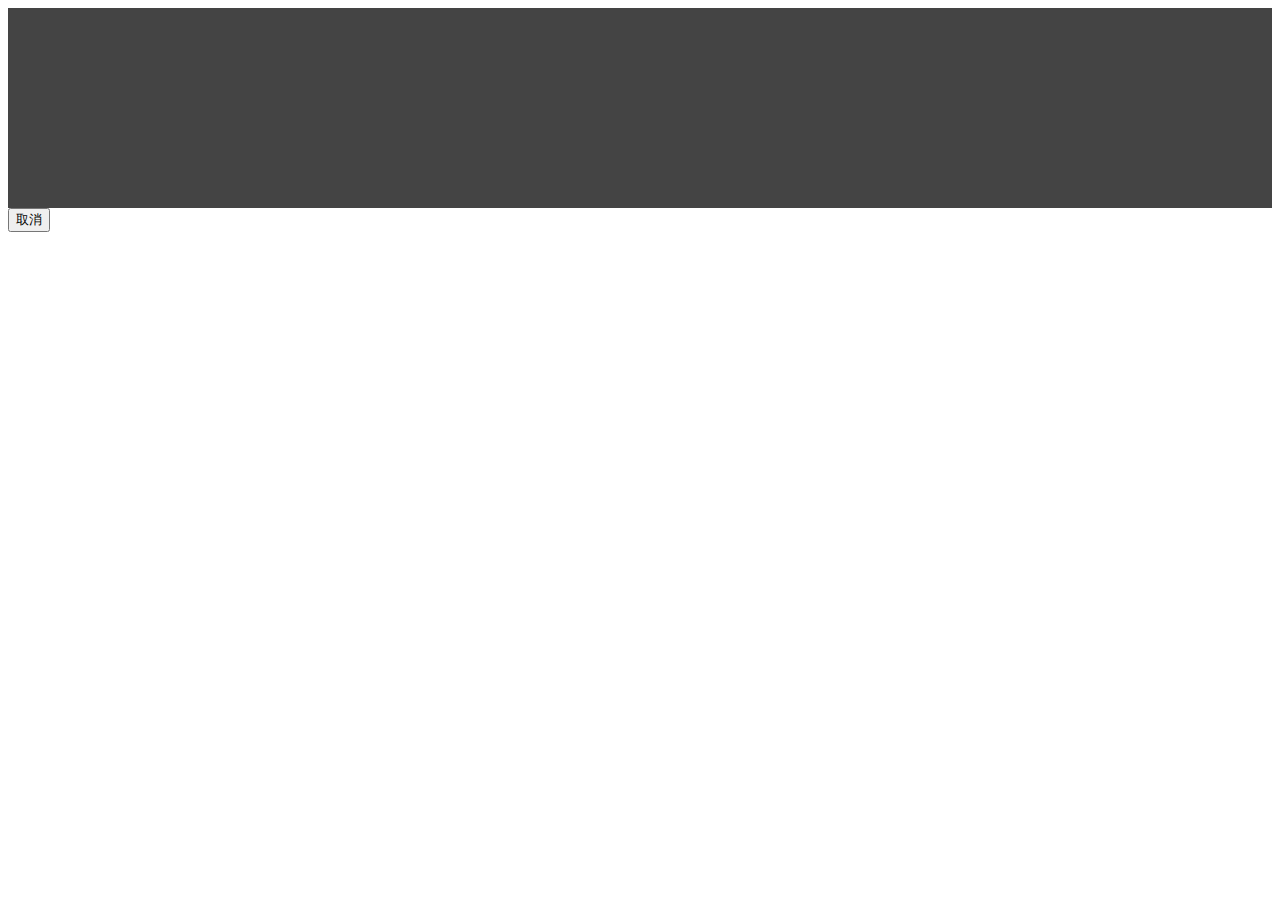
<file: js-series/index.html>
<!DOCTYPE html>
<html lang="en">
<head>
  <meta charset="UTF-8">
  <meta name="viewport" content="width=device-width, initial-scale=1.0">
  <meta http-equiv="X-UA-Compatible" content="ie=edge">
  <title>debounce</title>
  <style>
    #container {
      width: 100%;
      height: 200px;
      line-height: 200px;
      text-align: center;
      color: #fff;
      background-color: #444;
      font-size: 30px;
    }
  </style>
</head>
<body>
  <!--  -->
  <div id="container"></div>
  <button id="button">取消</button>
  <script src="./debounce.js"></script>
</body>
</html>
</file>
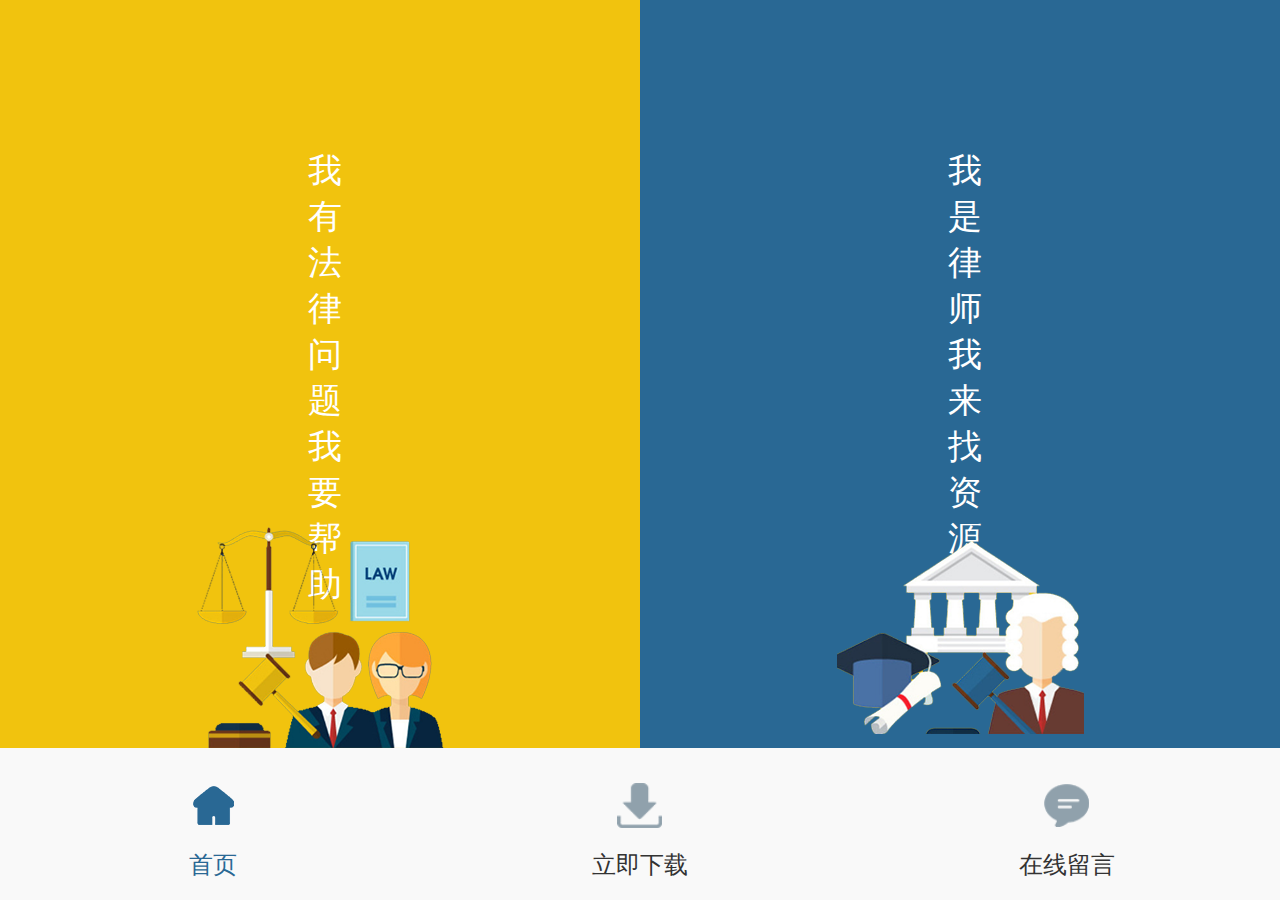
<file: yhd/app/html/index.html>
<!DOCTYPE html>
<html>

<head>
    <meta charset="utf-8">
    <meta name="viewport" content="width=device-width, initial-scale=1.0, maximum-scale=1.0, user-scalable=0">
    <meta name="apple-mobile-web-app-capable" content="yes">
    <meta name="apple-mobile-web-app-status-bar-style" content="black">
    <meta name="format-detection" content="telephone=no">
    <meta http-equiv="Expires" CONTENT="-1">
    <meta http-equiv="Cache-Control" CONTENT="no-cache">
    <meta http-equiv="Pragma" CONTENT="no-cache">
    <link rel="stylesheet" href="../css/common.css">
    <link rel="stylesheet" href="../css/index.css" />
    <title></title>
</head>

<body>
    <div class="clearfix mainDiv">
        <div class="leftDiv">
            <a href="">
                <span class="indexTxt">我有法律问题我要帮助</span>
                <img src="../images/indexPic1.png" alt="">
            </a>
        </div>
        <div class="rightDiv">
            <a href="">
                <span class="indexTxt">我是律师我来找资源</span>
                <img src="../images/indexPic2.png" alt="">
            </a>
        </div>
    </div>

    <footer>
        <ul>
            <li class="on"><a href="#"><i class="indexTag"></i>首页</a></li>
            <li><a href="#"><i class="immediateDownloadTag"></i>立即下载</a></li>
            <li><a href="#"><i class="onlineMessageTag"></i>在线留言</a></li>
        </ul>
    </footer>

    <script type="text/javascript"></script>

    </script>
</body>

</html>
</file>
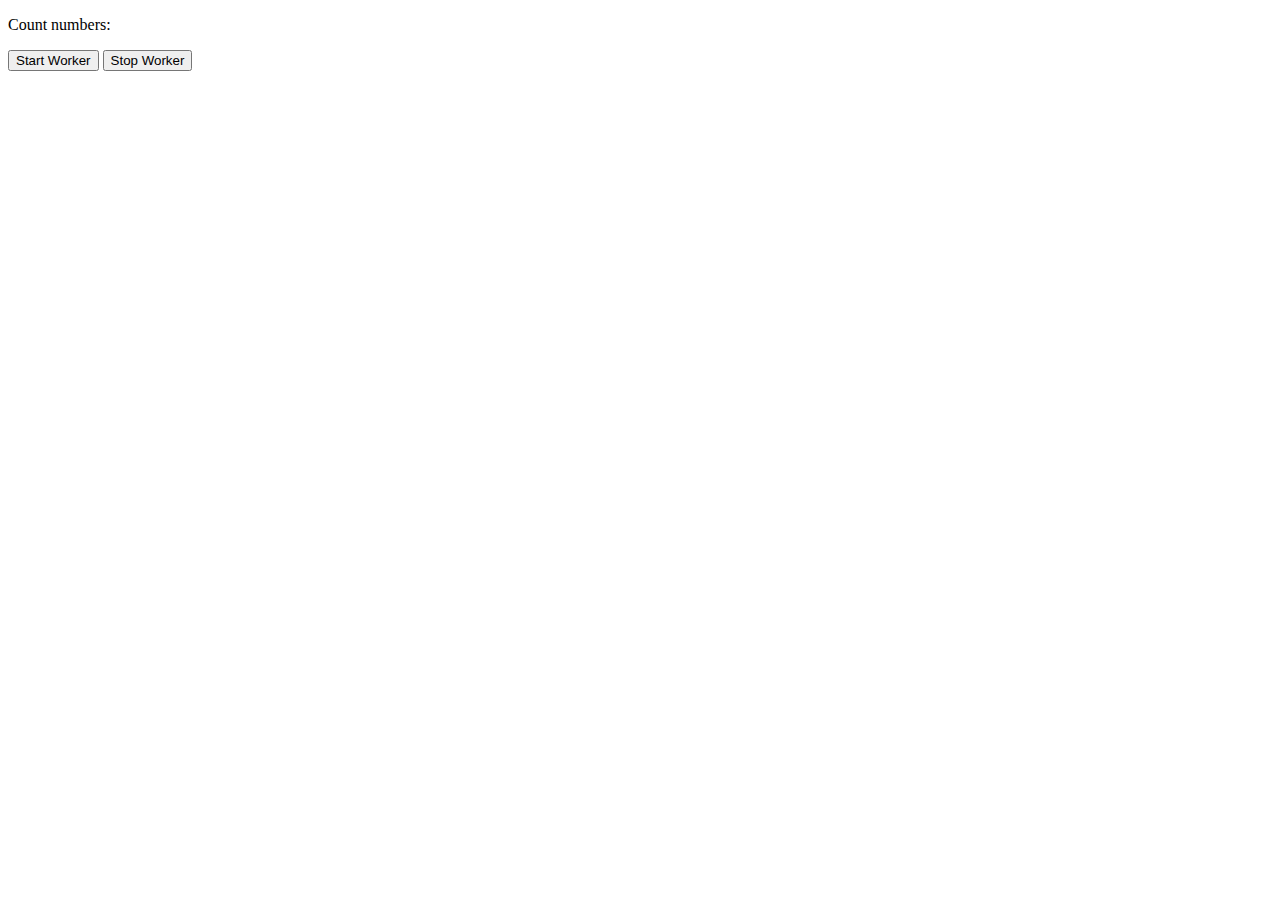
<file: js-series/web-worker/webworker.html>
<!DOCTYPE html>
<html lang="en">
<head>
  <meta charset="UTF-8">
  <meta name="viewport" content="width=device-width, initial-scale=1.0">
  <meta http-equiv="X-UA-Compatible" content="ie=edge">
  <title>webworker</title>
</head>
<body>
  <p>Count numbers: 
    <output id="result"></output>
  </p>
  <button onclick="startWorker()">Start Worker</button>
  <button onclick="stopWorker()">Stop Worker</button>
  <script>
    var w;
    function startWorker() {
      if(typeof(Worker) !== 'undefined') {
        if(typeof(w) == 'undefined') {
          w = new Worker('./index.js')
        }
        w.onmessage = function(event) {
          document.getElementById('result').innerHTML = event.data
        }
      }else {
        document.getElementById('result').innerHTML = "Sorry, your browser does not support Web Workers..."
      }
    }
    function stopWorker() {
      w.terminate()
    }
  </script>
</body>
</html>
</file>
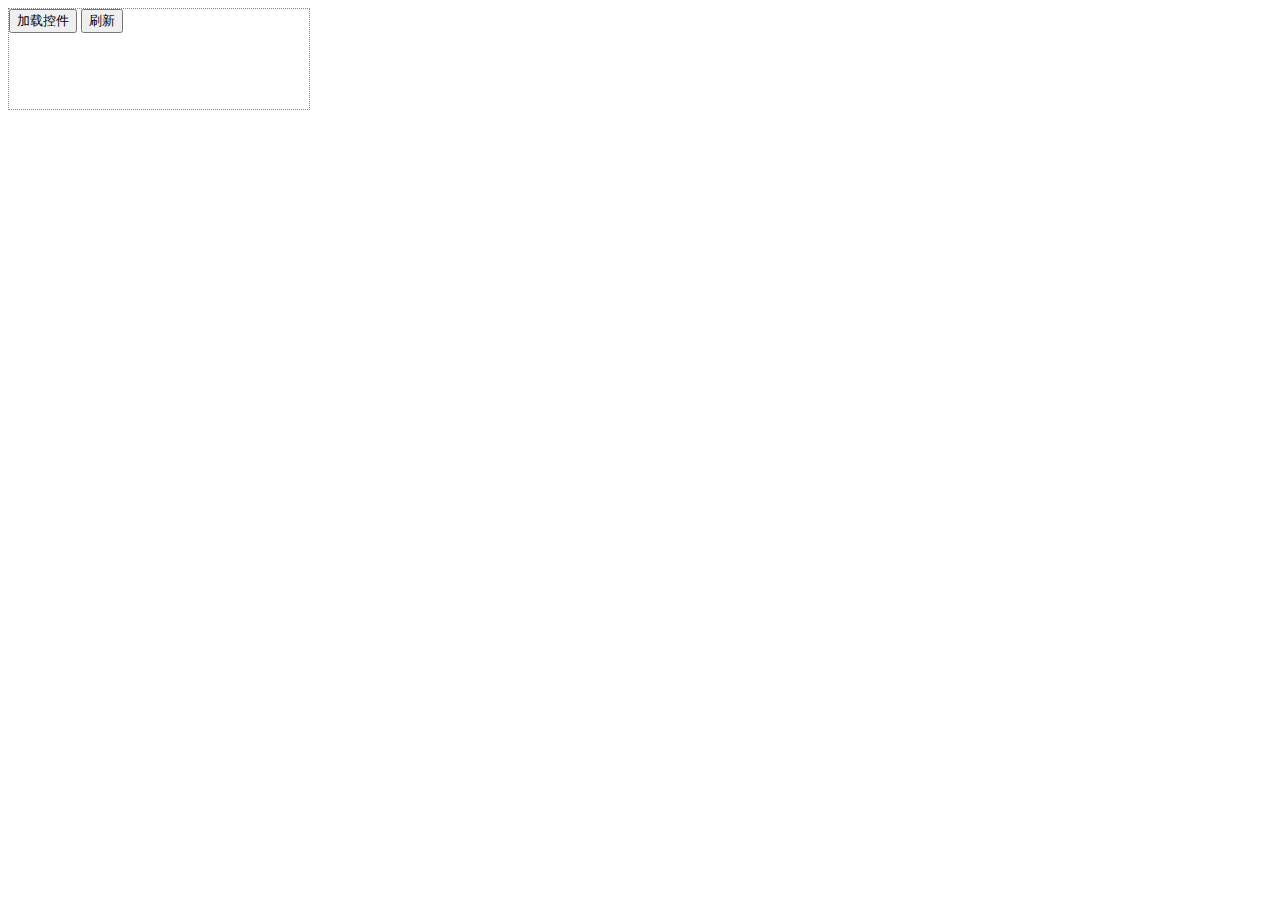
<file: js/jquery/jquery-extend.html>
<!DOCTYPE html>
<html lang="en">

<head>
    <meta charset="UTF-8">
    <meta name="viewport" content="width=device-width, initial-scale=1.0">
    <meta http-equiv="X-UA-Compatible" content="ie=edge">
    <title>demo</title>
	<link rel="stylesheet" type="text/css" href="test.css"/>
</head>

<body>

	
	<div style="border: 1px dotted #888; width: 300px; height: 100px;">
		<input type="button" class="cyTitleCore" title="load" value="加载控件" />
		<input type="button" class="cyTitleCore" title="ref" value="刷新" />
		<div id="div1cyTitle"></div>
	</div>
	
	<script src="jquery.min.js" type="text/javascript" charset="utf-8"></script>
    <script src="jquery-extend.js"></script>
    <script type="text/javascript">
    	$('.cyTitleCore').click(function() {
    		core[$(this).attr('title')];
    	});
    	
    	var core = {
    		load: function() {
    			this.list = $('#div1cyTitle').cyTitle({
    				background: '#888'
    			})
    		},
    		ref: function() {
    			//这里直接调用插件的ref方法来刷新取数
    			if(this.list) {
    				this.list.ondatabind = function(that, e) {
    					e.url = "Service.js"; // 指定取数的url
    					e.params = {	// 指定取数的参数
    						"id": (+new Date())    						
    					};
    				}
    				this.list.ref();
    			}
    		}
    	}
    	
    </script>

</body>

</html>
</file>
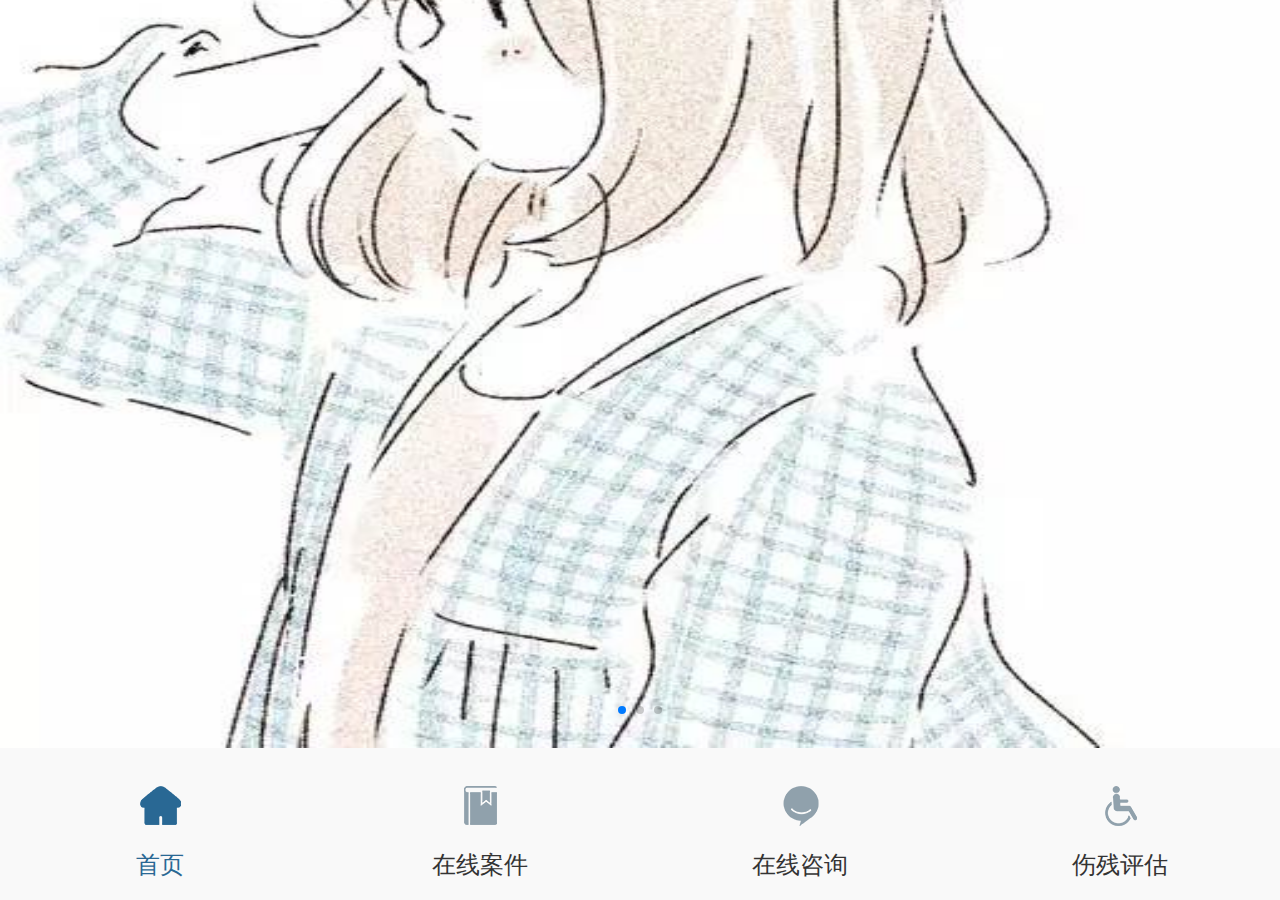
<file: yhd/app/html/index2.html>
<!DOCTYPE html>
<html>

<head>
    <meta charset="utf-8">
    <meta name="viewport" content="width=device-width, initial-scale=1.0, maximum-scale=1.0, user-scalable=0">
    <meta name="apple-mobile-web-app-capable" content="yes">
    <meta name="apple-mobile-web-app-status-bar-style" content="black">
    <meta name="format-detection" content="telephone=no">
    <meta http-equiv="Expires" CONTENT="-1">
    <meta http-equiv="Cache-Control" CONTENT="no-cache">
    <meta http-equiv="Pragma" CONTENT="no-cache">
    <link rel="stylesheet" href="../css/common.css">
    <link rel="stylesheet" href="../css/swiper.min.css">
    <link rel="stylesheet" href="../css/index2.css" />
    <title></title>
</head>

<body>

    <!-- Swiper -->
    <div class="swiper-container">
        <div class="swiper-wrapper">
            <div class="swiper-slide"><img src="../images/tt1.jpg" alt=""></div>
            <div class="swiper-slide"><img src="../images/tt2.jpg" alt=""></div>
            <div class="swiper-slide"><img src="../images/tt3.jpg" alt=""></div>
        </div>
        <!-- Add Pagination -->
        <div class="swiper-pagination"></div>
    </div>

    <footer>
        <ul>
            <li class="on"><a href="#"><i class="tabTag1"></i>首页</a></li>
            <li><a href="#"><i class="tabTag2"></i>在线案件</a></li>
            <li><a href="#"><i class="tabTag3"></i>在线咨询</a></li>
            <li><a href="#"><i class="tabTag4"></i>伤残评估</a></li>
        </ul>
    </footer>

    <!--<script src="../js/jquery.min.js"></script>-->
    <script src="../js/swiper.min.js"></script>
    <script>
        var swiper = new Swiper('.swiper-container', {
            pagination: '.swiper-pagination',
            paginationClickable: true,
            nextButton: '.swiper-button-next',
            prevButton: '.swiper-button-prev',
            // Enable debugger
            debugger: true
        });
    </script>

</body>

</html>
</file>
<file: yhd/app/css/common.css>
* {
    margin: 0px;
    padding: 0px;
}

html {
    overflow-y: auto;
    overflow-x: hidden;
    font-size: 16px;
    font-family: "microsoft yahei";
}

body {
    color: #333;
    background: #ffffff;
}

textarea,
input,
code {
    font-family: "Microsoft YaHei";
}

a {
    text-decoration: none;
    color: #333333;
    cursor: pointer;
    outline: none;
}

img {
    border: none;
}

ul,
li {
    list-style-type: none;
}

input,
button {
    outline: none;
}

a:hover {
    text-decoration: none;
}

ul {
    padding: 0;
    margin: 0;
}

button {
    background: none;
    border: none;
}

h1,
h2,
h3,
h4,
h5,
p,
ul {
    margin: 0;
    padding: 0;
}

html {
    font-size: calc(100vw/6.4);
}

@media screen and (min-width: 360px) {
    html {
        font-size: 56px;
    }
}

@media screen and (min-width: 400px) {
    html {
        font-size: 63px;
    }
}

@media screen and (min-width: 440px) {
    html {
        font-size: 69px;
    }
}

@media screen and (min-width: 480px) {
    html {
        font-size: 75px;
    }
}

@media screen and (min-width: 640px) {
    html {
        font-size: 100px;
    }
}

.clear {
    clear: both;
}

i {
    display: inline-block;
}

.clearfix:after {
    content: '';
    display: block;
    clear: both;
}

footer {
    position: fixed;
    bottom: 0;
    width: 100%;
    height: 1.3rem;
    background-color: #f9f9f9;
}

footer ul {
    overflow: hidden;
    height: 100%;
}

footer ul li {
    float: left;
    height: 100%;
    width: 33.33%;
    text-align: center;
}

footer ul li a {
    font-size: .24rem;
    color: #333333;
    display: block;
    height: 100%;
}

footer ul li.on a {
    color: #296894;
}

footer ul li a i {
    display: block;
    margin: .2rem 0 .15rem;
}

i.indexTag {
    background: url('../images/index-icon.png') no-repeat center center;
    background-size: contain;
    width: 100%;
    height: .45rem;
}

i.immediateDownloadTag {
    background: url('../images/download-icon.png') no-repeat center center;
    background-size: contain;
    width: 100%;
    height: .45rem;
}

i.onlineMessageTag {
    background: url('../images/message-icon.png') no-repeat center center;
    background-size: contain;
    width: 100%;
    height: .45rem;
}

footer ul li.on i.indexTag {
    background: url('../images/indexSel-icon.png') no-repeat center center;
    background-size: contain;
    width: 100%;
    height: .45rem;
}

footer ul li.on i.immediateDownloadTag {
    background: url('../images/downloadSel-icon.png') no-repeat center center;
    background-size: contain;
    width: 100%;
    height: .45rem;
}

footer ul li.on i.onlineMessageTag {
    background: url('../images/messageSel-icon.png') no-repeat center center;
    background-size: contain;
    width: 100%;
    height: .45rem;
}
</file>
<file: yhd/app/css/index.css>
.mainDiv {
    font-size: .34rem;
    color: white;
    position: absolute;
    bottom: 1.52rem;
    height: 100%;
    width: 100%;
    text-align: center;
}

.leftDiv {
    cursor: pointer;
    width: 50%;
    height: 100%;
    float: left;
    position: relative;
    background-color: #f1c30e;
}

.mainDiv a {
    color: white;
}

.leftDiv img,
.rightDiv img {
    width: 2.47rem;
    height: 2.21rem;
    position: absolute;
    bottom: 0;
    text-align: center;
    left: 50%;
    margin-left: -1.235rem;
}

.rightDiv {
    cursor: pointer;
    width: 50%;
    height: 100%;
    float: left;
    position: relative;
    background-color: #296894;
}

.indexTxt {
    width: .25rem;
    display: inline-block;
    text-align: center;
    margin-top: 3rem;
}

footer {
    position: absolute;
    bottom: 0;
    width: 100%;
    height: 1.52rem;
}

footer ul {
    overflow: hidden;
    height: 100%;
}

footer ul li {
    float: left;
    height: 100%;
    width: 33.33%;
    text-align: center;
}

footer ul li a {
    font-size: .24rem;
    color: #333333;
    display: block;
    height: 100%;
}

footer ul li.on a {
    color: #296894;
}

footer ul li a i {
    display: block;
    margin: .35rem 0 .21rem;
}

i.indexTag {
    background: url('../images/index-icon.png') no-repeat center center;
    background-size: contain;
    width: 100%;
    height: .45rem;
}

i.immediateDownloadTag {
    background: url('../images/download-icon.png') no-repeat center center;
    background-size: contain;
    width: 100%;
    height: .45rem;
}

i.onlineMessageTag {
    background: url('../images/message-icon.png') no-repeat center center;
    background-size: contain;
    width: 100%;
    height: .45rem;
}

footer ul li.on i.indexTag {
    background: url('../images/indexSel-icon.png') no-repeat center center;
    background-size: contain;
    width: 100%;
    height: .45rem;
}

footer ul li.on i.immediateDownloadTag {
    background: url('../images/downloadSel-icon.png') no-repeat center center;
    background-size: contain;
    width: 100%;
    height: .45rem;
}

footer ul li.on i.onlineMessageTag {
    background: url('../images/messageSel-icon.png') no-repeat center center;
    background-size: contain;
    width: 100%;
    height: .45rem;
}
</file>
<file: js/jquery/test.css>
.errorMsg {
    /*display: none;*/
    color: red;
}
</file>
<file: yhd/app/css/index2.css>
.swiper-container {
    position: absolute;
    width: 100%;
    height: 100%;
    bottom: 1.52rem;
}

.swiper-slide img {
    width: 100%;
    height: 100%;
}

footer {
    position: absolute;
    bottom: 0;
    width: 100%;
    height: 1.52rem;
}

footer ul {
    overflow: hidden;
    height: 100%;
}

footer ul li {
    float: left;
    height: 100%;
    width: 25%;
    text-align: center;
}

footer ul li a {
    font-size: .24rem;
    color: #333333;
    display: block;
    height: 100%;
}

footer ul li.on a {
    color: #296894;
}

footer ul li a i {
    display: block;
    margin: .35rem 0 .21rem;
}

i.tabTag1 {
    background: url('../images/index-icon.png') no-repeat center center;
    background-size: contain;
    width: 100%;
    height: .45rem;
}

i.tabTag2 {
    background: url('../images/p2Tab-icon2.png') no-repeat center center;
    background-size: contain;
    width: 100%;
    height: .45rem;
}

i.tabTag3 {
    background: url('../images/p2Tab-icon3.png') no-repeat center center;
    background-size: contain;
    width: 100%;
    height: .45rem;
}

i.tabTag4 {
    background: url('../images/p2Tab-icon4.png') no-repeat center center;
    background-size: contain;
    width: 100%;
    height: .45rem;
}

footer ul li.on i.tabTag1 {
    background: url('../images/indexSel-icon.png') no-repeat center center;
    background-size: contain;
    width: 100%;
    height: .45rem;
}

footer ul li.on i.tabTag2 {
    background: url('../images/p2TabSel-cion2.png') no-repeat center center;
    background-size: contain;
    width: 100%;
    height: .45rem;
}

footer ul li.on i.tabTag3 {
    background: url('../images/p2TabSel-icon3.png') no-repeat center center;
    background-size: contain;
    width: 100%;
    height: .45rem;
}

footer ul li.on i.tabTag4 {
    background: url('../images/p2TabSel-icon4.png') no-repeat center center;
    background-size: contain;
    width: 100%;
    height: .45rem;
}
</file>
